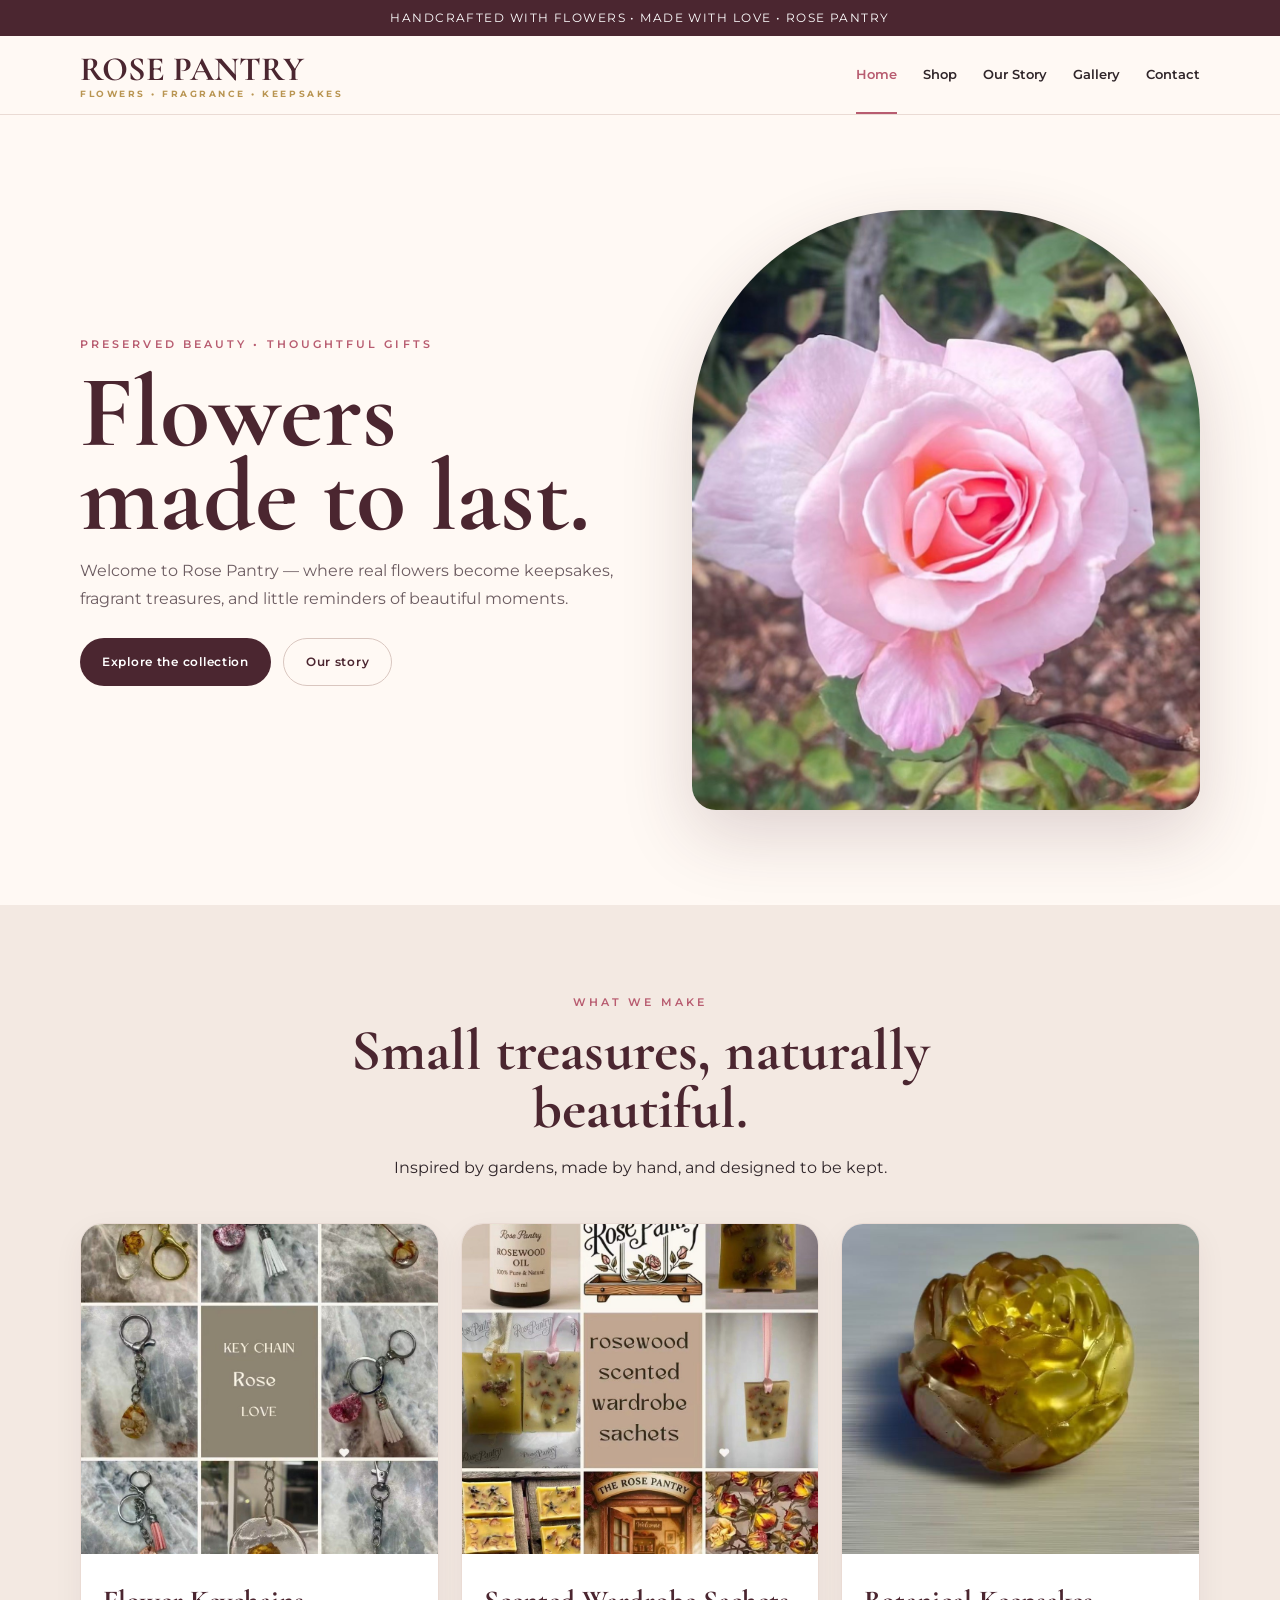
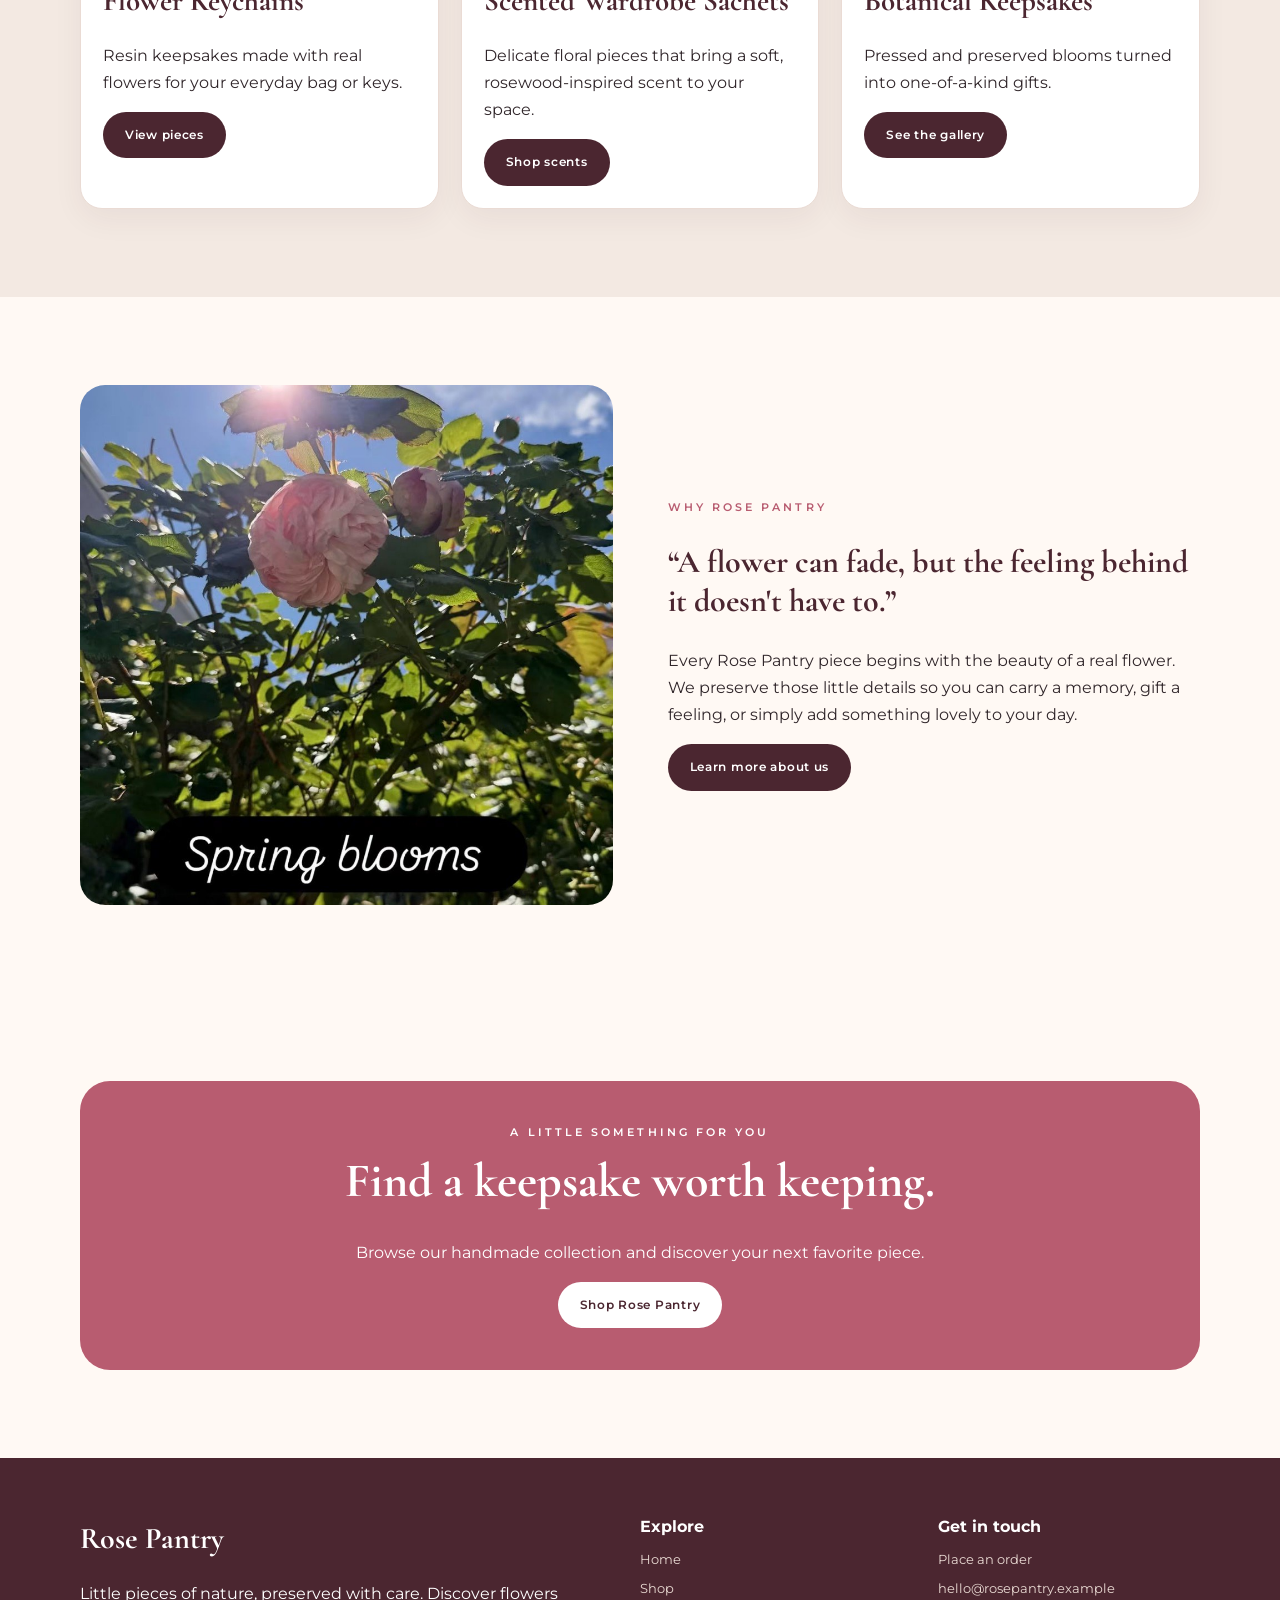
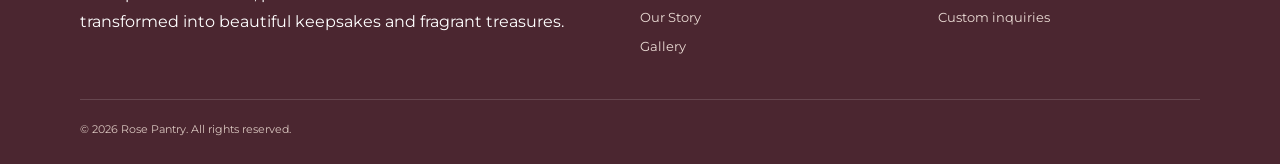
<file: ROSE-PANTRY/index.html>
<!doctype html><html lang="en"><head><meta charset="utf-8"><meta name="viewport" content="width=device-width,initial-scale=1"><title>Rose Pantry | Flowers Made to Last</title><link rel="stylesheet" href="style.css"></head><body data-page="home"><script src="nav.js"></script><main>
<section class="container hero"><div class="reveal"><div class="eyebrow">Preserved beauty • Thoughtful gifts</div><h1>Flowers<br>made to last.</h1><p>Welcome to Rose Pantry — where real flowers become keepsakes, fragrant treasures, and little reminders of beautiful moments.</p><div class="buttons"><a class="btn" href="shop.html">Explore the collection</a><a class="btn alt" href="about.html">Our story</a></div></div><img class="hero-img" src="images/hero.jpg" alt="Pink rose"></section>
<section class="section soft"><div class="container"><div class="section-head"><div class="eyebrow">What we make</div><h2>Small treasures, naturally beautiful.</h2><p>Inspired by gardens, made by hand, and designed to be kept.</p></div><div class="grid"><article class="card"><img src="images/keychains.jpg"><div class="card-body"><h3>Flower Keychains</h3><p>Resin keepsakes made with real flowers for your everyday bag or keys.</p><a class="btn" href="shop.html">View pieces</a></div></article><article class="card"><img src="images/products.jpg"><div class="card-body"><h3>Scented Wardrobe Sachets</h3><p>Delicate floral pieces that bring a soft, rosewood-inspired scent to your space.</p><a class="btn" href="shop.html">Shop scents</a></div></article><article class="card"><img src="images/gold.jpg"><div class="card-body"><h3>Botanical Keepsakes</h3><p>Pressed and preserved blooms turned into one-of-a-kind gifts.</p><a class="btn" href="gallery.html">See the gallery</a></div></article></div></div></section>
<section class="section"><div class="container split"><img src="images/spring.jpg" alt="Rose in spring sunlight"><div><div class="eyebrow">Why Rose Pantry</div><h2 class="quote">“A flower can fade, but the feeling behind it doesn't have to.”</h2><p>Every Rose Pantry piece begins with the beauty of a real flower. We preserve those little details so you can carry a memory, gift a feeling, or simply add something lovely to your day.</p><a class="btn" href="about.html">Learn more about us</a></div></div></section>
<section class="section"><div class="container banner"><div class="eyebrow" style="color:#fff">A little something for you</div><h2>Find a keepsake worth keeping.</h2><p>Browse our handmade collection and discover your next favorite piece.</p><a class="btn" style="background:#fff;color:var(--deep)" href="shop.html">Shop Rose Pantry</a></div></section>
</main><script src="footer.js"></script></body></html>
</file>
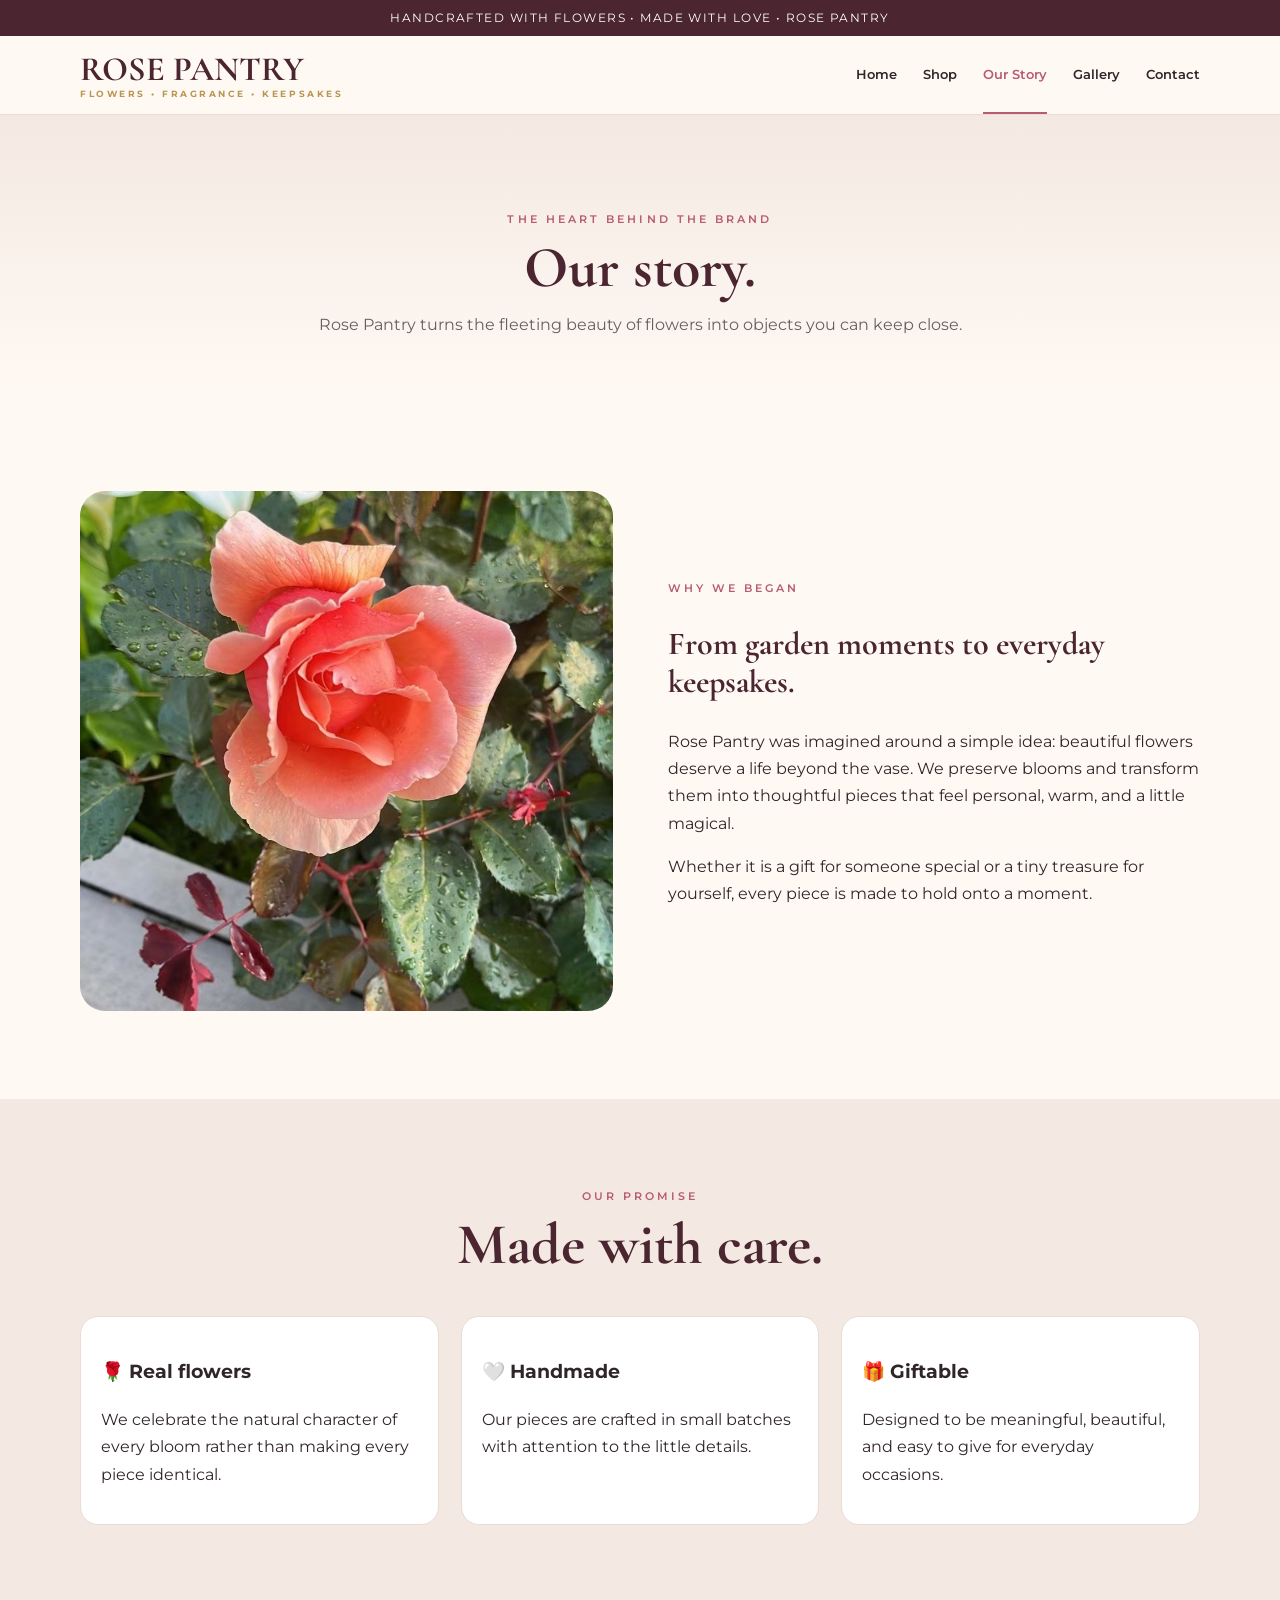
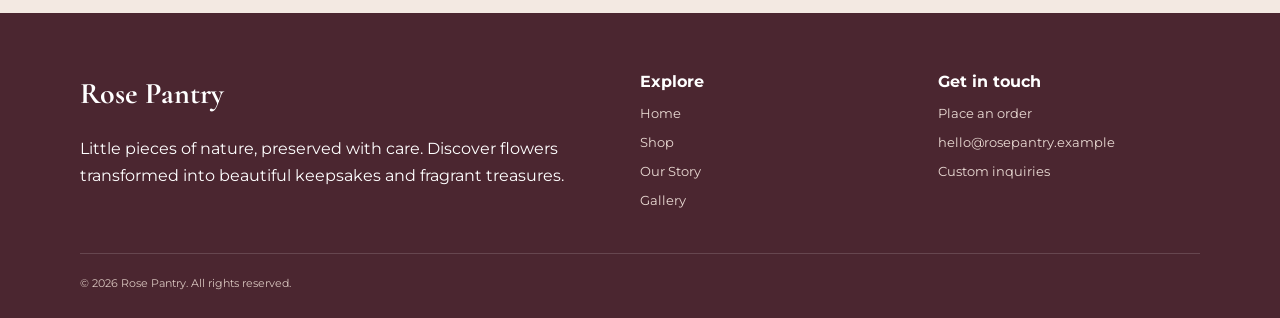
<file: ROSE-PANTRY/about.html>
<!doctype html><html lang="en"><head><meta charset="utf-8"><meta name="viewport" content="width=device-width,initial-scale=1"><title>Our Story | Rose Pantry</title><link rel="stylesheet" href="style.css"></head><body data-page="about"><script src="nav.js"></script><main><section class="page-head"><div class="container"><div class="eyebrow">The heart behind the brand</div><h1>Our story.</h1><p>Rose Pantry turns the fleeting beauty of flowers into objects you can keep close.</p></div></section><section class="section"><div class="container split"><img src="images/coral.jpg" alt="Coral rose"><div><div class="eyebrow">Why we began</div><h2 class="quote">From garden moments to everyday keepsakes.</h2><p>Rose Pantry was imagined around a simple idea: beautiful flowers deserve a life beyond the vase. We preserve blooms and transform them into thoughtful pieces that feel personal, warm, and a little magical.</p><p>Whether it is a gift for someone special or a tiny treasure for yourself, every piece is made to hold onto a moment.</p></div></div></section><section class="section soft"><div class="container"><div class="section-head"><div class="eyebrow">Our promise</div><h2>Made with care.</h2></div><div class="grid"><div class="info"><h3>🌹 Real flowers</h3><p>We celebrate the natural character of every bloom rather than making every piece identical.</p></div><div class="info"><h3>🤍 Handmade</h3><p>Our pieces are crafted in small batches with attention to the little details.</p></div><div class="info"><h3>🎁 Giftable</h3><p>Designed to be meaningful, beautiful, and easy to give for everyday occasions.</p></div></div></div></section></main><script src="footer.js"></script></body></html>
</file>
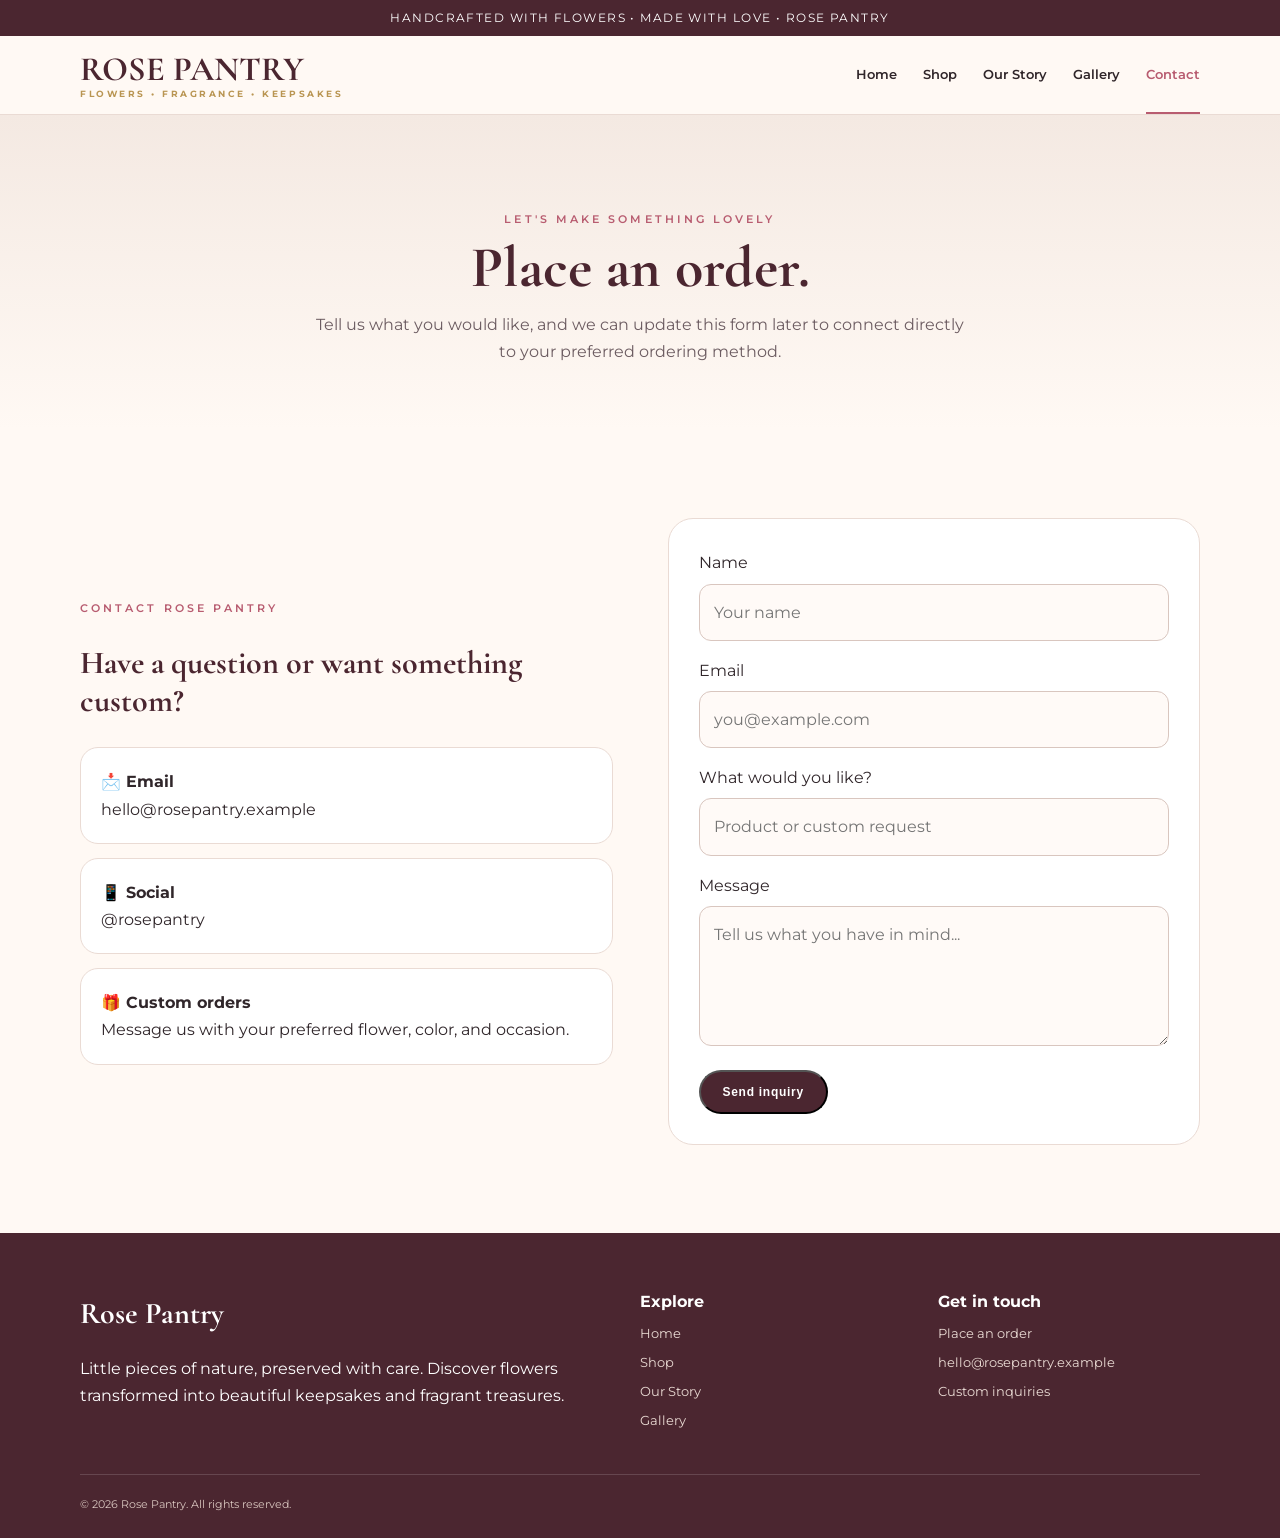
<file: ROSE-PANTRY/contact.html>
<!doctype html><html lang="en"><head><meta charset="utf-8"><meta name="viewport" content="width=device-width,initial-scale=1"><title>Contact | Rose Pantry</title><link rel="stylesheet" href="style.css"></head><body data-page="contact"><script src="nav.js"></script><main><section class="page-head"><div class="container"><div class="eyebrow">Let's make something lovely</div><h1>Place an order.</h1><p>Tell us what you would like, and we can update this form later to connect directly to your preferred ordering method.</p></div></section><section class="section"><div class="container split"><div><div class="eyebrow">Contact Rose Pantry</div><h2 class="quote">Have a question or want something custom?</h2><div class="info-list"><div class="info"><strong>📩 Email</strong><br>hello@rosepantry.example</div><div class="info"><strong>📱 Social</strong><br>@rosepantry</div><div class="info"><strong>🎁 Custom orders</strong><br>Message us with your preferred flower, color, and occasion.</div></div></div><form class="form" onsubmit="event.preventDefault();alert('Thank you! Your inquiry is ready. Connect this form to your email/order service before publishing.');"><label>Name</label><input required placeholder="Your name"><label>Email</label><input type="email" required placeholder="you@example.com"><label>What would you like?</label><input id="item" placeholder="Product or custom request"><label>Message</label><textarea required placeholder="Tell us what you have in mind..."></textarea><button class="btn" type="submit">Send inquiry</button></form></div></section></main><script>const p=new URLSearchParams(location.search).get('item');if(p)document.getElementById('item').value=p;</script><script src="footer.js"></script></body></html>
</file>
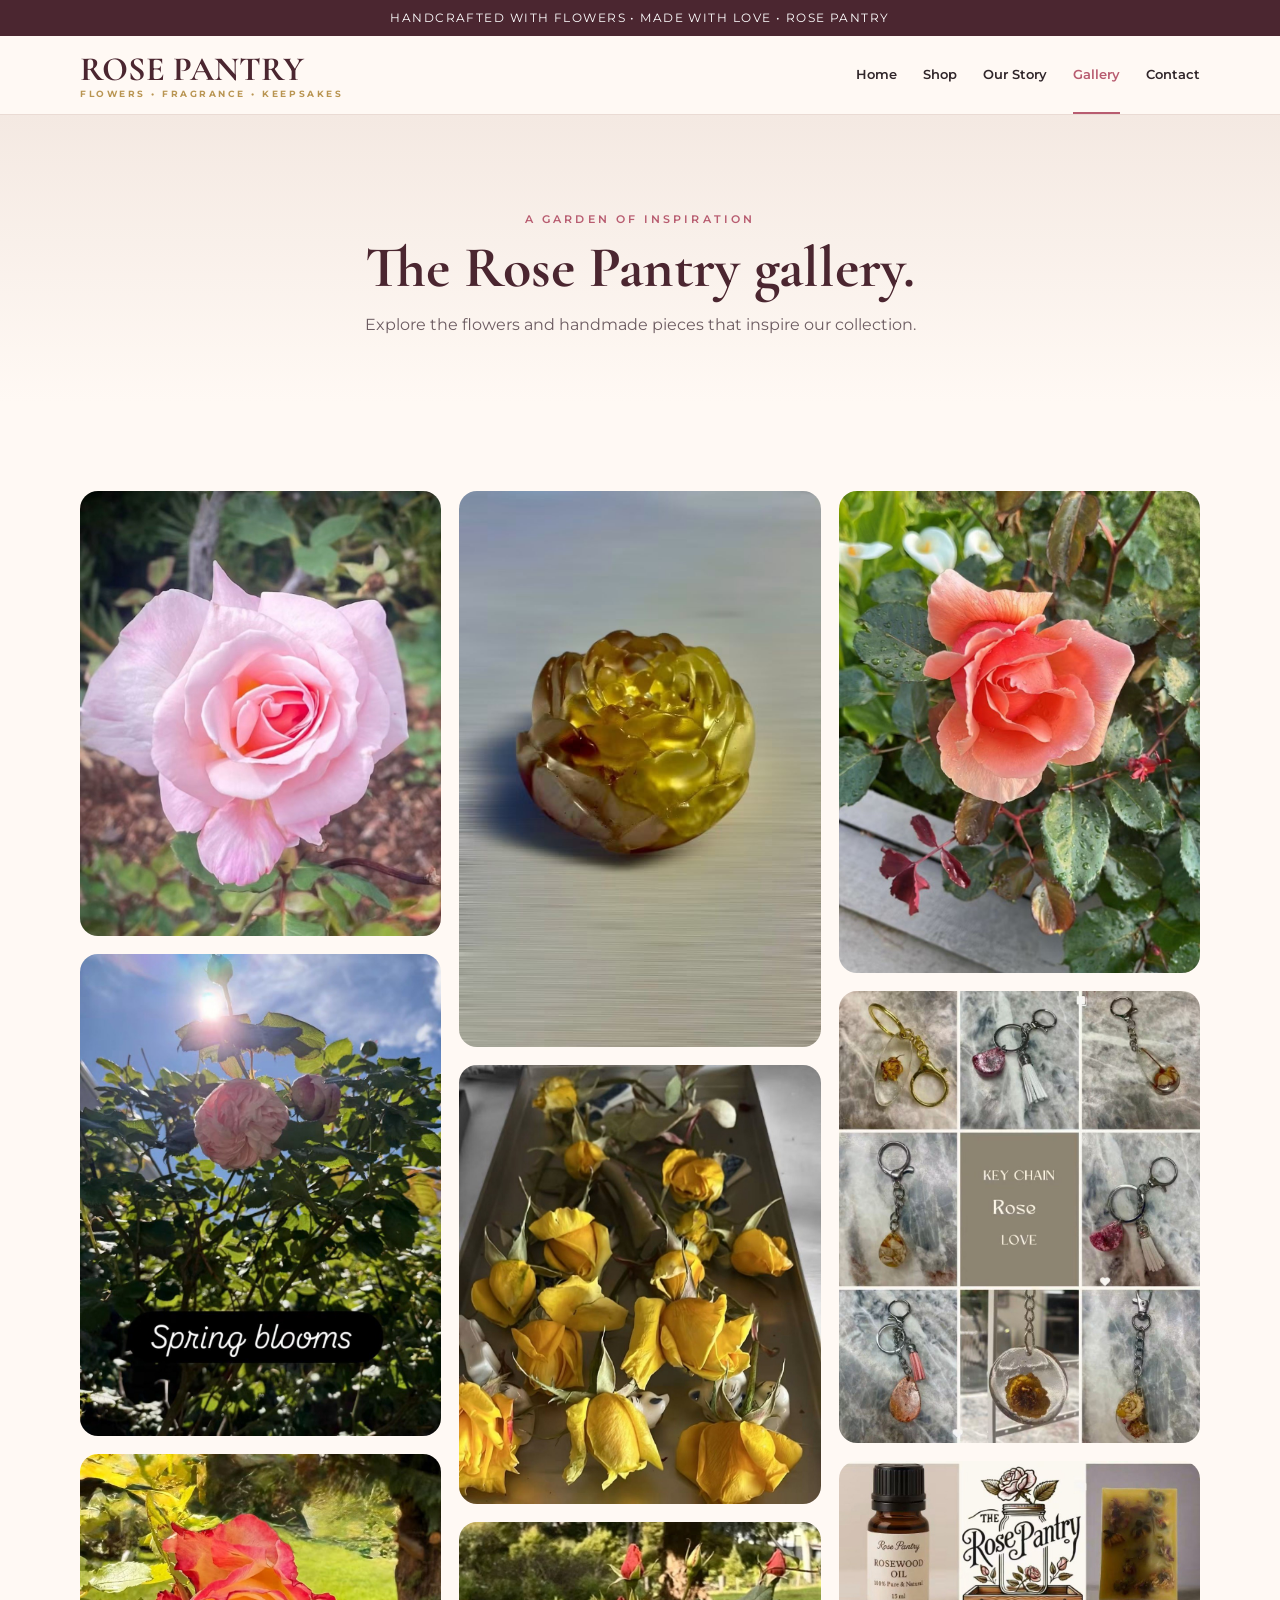
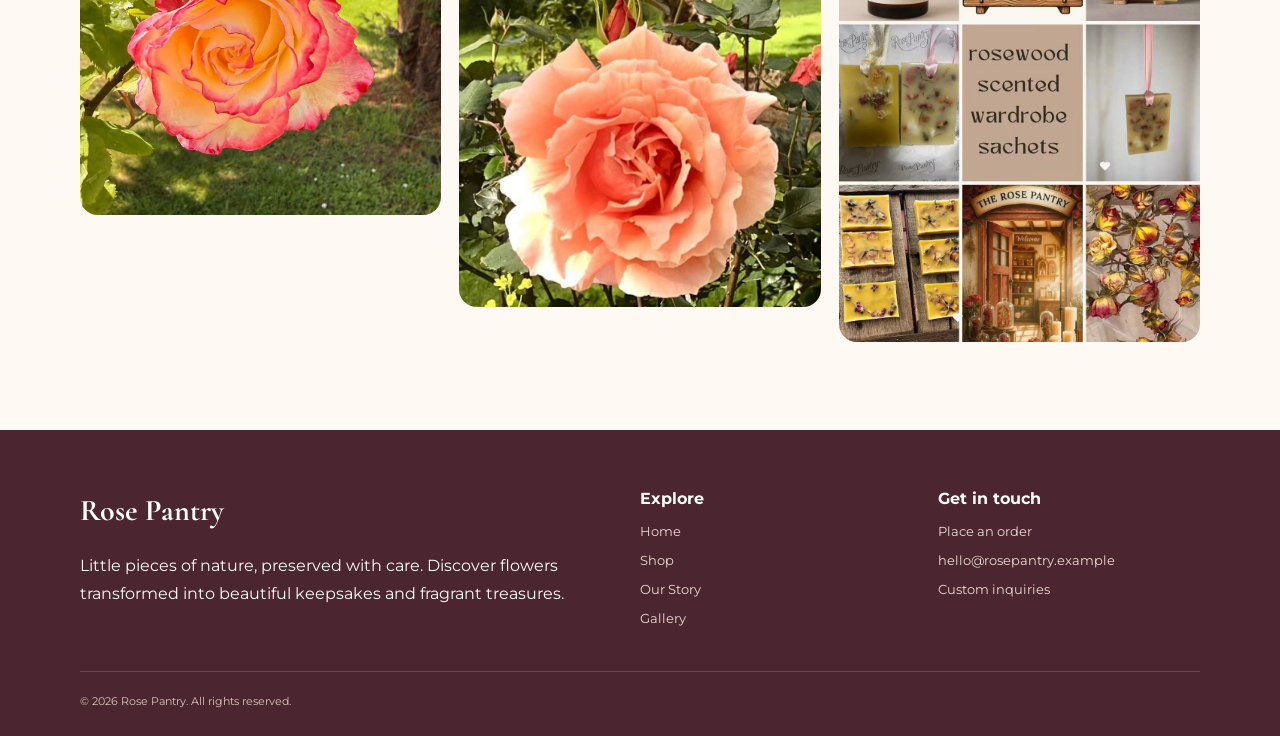
<file: ROSE-PANTRY/gallery.html>
<!doctype html><html lang="en"><head><meta charset="utf-8"><meta name="viewport" content="width=device-width,initial-scale=1"><title>Gallery | Rose Pantry</title><link rel="stylesheet" href="style.css"></head><body data-page="gallery"><script src="nav.js"></script><main><section class="page-head"><div class="container"><div class="eyebrow">A garden of inspiration</div><h1>The Rose Pantry gallery.</h1><p>Explore the flowers and handmade pieces that inspire our collection.</p></div></section><section class="section"><div class="container"><div class="gallery"><img src="images/hero.jpg" alt="Pink rose"><img src="images/spring.jpg" alt="Spring roses"><img src="images/orange.jpg" alt="Orange rose"><img src="images/gold.jpg" alt="Golden flower resin"><img src="images/yellow.jpg" alt="Yellow roses"><img src="images/peach.jpg" alt="Peach rose"><img src="images/coral.jpg" alt="Coral rose"><img src="images/keychains.jpg" alt="Flower keychains"><img src="images/products.jpg" alt="Rose Pantry products"></div></div></section></main><script src="footer.js"></script></body></html>
</file>
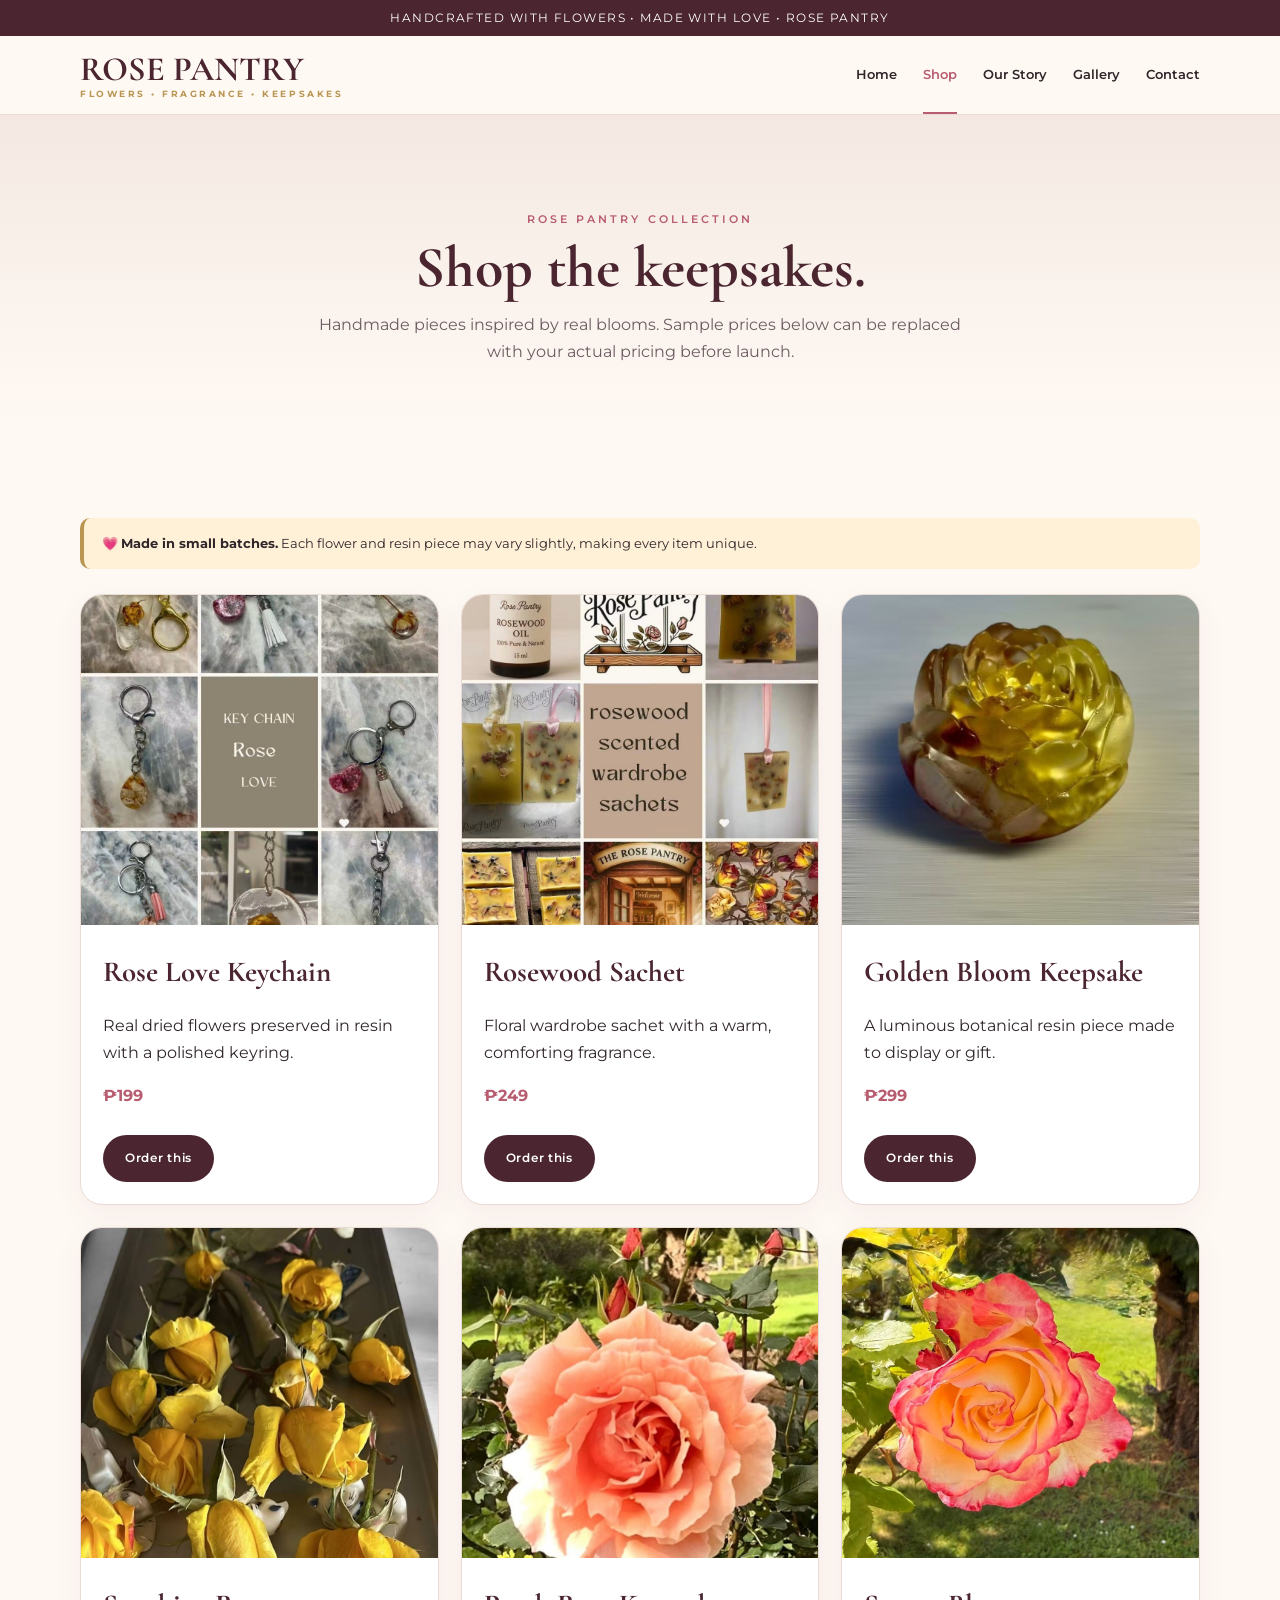
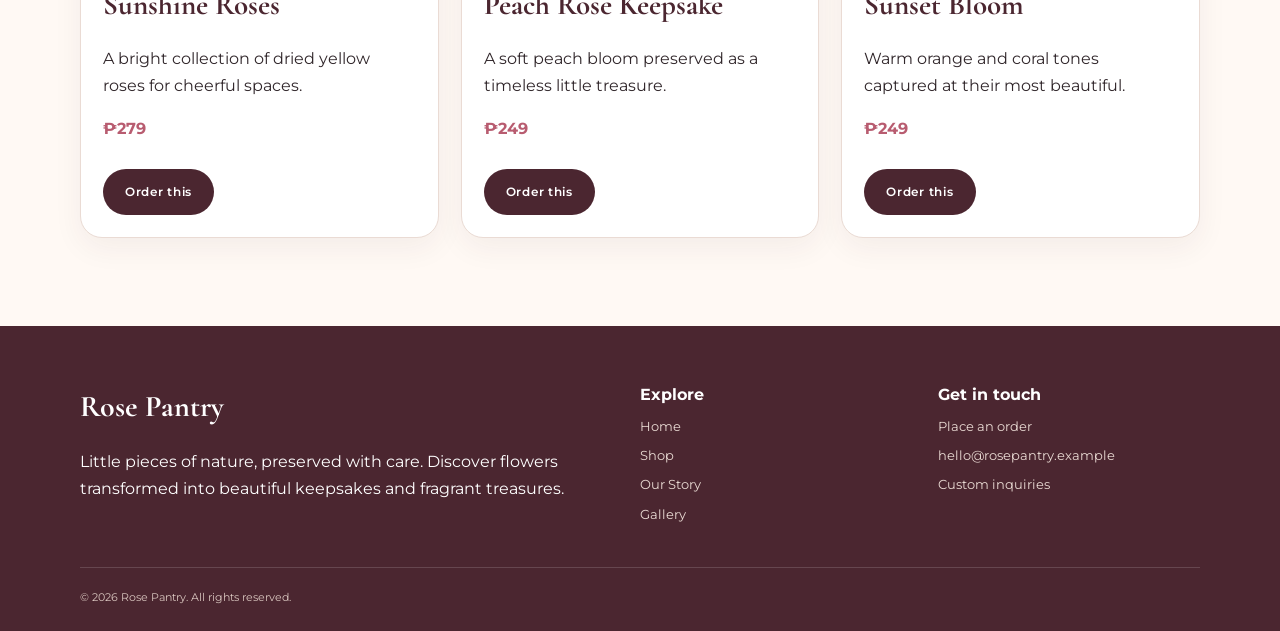
<file: ROSE-PANTRY/shop.html>
<!doctype html><html lang="en"><head><meta charset="utf-8"><meta name="viewport" content="width=device-width,initial-scale=1"><title>Shop | Rose Pantry</title><link rel="stylesheet" href="style.css"></head><body data-page="shop"><script src="nav.js"></script><main><section class="page-head"><div class="container"><div class="eyebrow">Rose Pantry collection</div><h1>Shop the keepsakes.</h1><p>Handmade pieces inspired by real blooms. Sample prices below can be replaced with your actual pricing before launch.</p></div></section><section class="section"><div class="container"><div class="notice">💗 <strong>Made in small batches.</strong> Each flower and resin piece may vary slightly, making every item unique.</div><div class="grid"><article class="card"><img src="images/keychains.jpg"><div class="card-body"><h3>Rose Love Keychain</h3><p>Real dried flowers preserved in resin with a polished keyring.</p><div class="price">₱199</div><div class="buttons"><a class="btn" href="contact.html?item=Rose%20Love%20Keychain">Order this</a></div></div></article><article class="card"><img src="images/products.jpg"><div class="card-body"><h3>Rosewood Sachet</h3><p>Floral wardrobe sachet with a warm, comforting fragrance.</p><div class="price">₱249</div><div class="buttons"><a class="btn" href="contact.html?item=Rosewood%20Sachet">Order this</a></div></div></article><article class="card"><img src="images/gold.jpg"><div class="card-body"><h3>Golden Bloom Keepsake</h3><p>A luminous botanical resin piece made to display or gift.</p><div class="price">₱299</div><div class="buttons"><a class="btn" href="contact.html?item=Golden%20Bloom%20Keepsake">Order this</a></div></div></article><article class="card"><img src="images/yellow.jpg"><div class="card-body"><h3>Sunshine Roses</h3><p>A bright collection of dried yellow roses for cheerful spaces.</p><div class="price">₱279</div><div class="buttons"><a class="btn" href="contact.html?item=Sunshine%20Roses">Order this</a></div></div></article><article class="card"><img src="images/peach.jpg"><div class="card-body"><h3>Peach Rose Keepsake</h3><p>A soft peach bloom preserved as a timeless little treasure.</p><div class="price">₱249</div><div class="buttons"><a class="btn" href="contact.html?item=Peach%20Rose%20Keepsake">Order this</a></div></div></article><article class="card"><img src="images/orange.jpg"><div class="card-body"><h3>Sunset Bloom</h3><p>Warm orange and coral tones captured at their most beautiful.</p><div class="price">₱249</div><div class="buttons"><a class="btn" href="contact.html?item=Sunset%20Bloom">Order this</a></div></div></article></div></div></section></main><script src="footer.js"></script></body></html>
</file>
<file: ROSE-PANTRY/style.css>
@import url('https://fonts.googleapis.com/css2?family=Cormorant+Garamond:wght@500;600;700&family=Montserrat:wght@400;500;600&display=swap');
:root{--rose:#b85c70;--deep:#4b2630;--cream:#fff9f4;--sage:#73836c;--gold:#b99552;--ink:#30262a;--white:#fff;}
*{box-sizing:border-box}html{scroll-behavior:smooth}body{margin:0;background:var(--cream);color:var(--ink);font-family:Montserrat,Arial,sans-serif;line-height:1.7}a{color:inherit;text-decoration:none}.container{width:min(1120px,92%);margin:auto}.topbar{background:var(--deep);color:#fff;text-align:center;padding:8px;font-size:12px;letter-spacing:.12em}.nav{position:sticky;top:0;z-index:20;background:rgba(255,249,244,.96);backdrop-filter:blur(10px);border-bottom:1px solid #eadbd4}.nav-inner{height:78px;display:flex;align-items:center;justify-content:space-between}.brand{font-family:'Cormorant Garamond',serif;font-size:34px;font-weight:700;color:var(--deep);line-height:1}.brand small{display:block;font-family:Montserrat;font-size:9px;letter-spacing:.28em;text-align:center;color:var(--gold);margin-top:2px}.links{display:flex;gap:26px;align-items:center;font-size:13px;font-weight:600}.links a{padding:27px 0;border-bottom:2px solid transparent}.links a:hover,.links a.active{color:var(--rose);border-color:var(--rose)}.menu{display:none;border:0;background:none;font-size:26px}.hero{min-height:calc(100vh - 110px);display:grid;grid-template-columns:1.05fr .95fr;align-items:center;gap:50px;padding:55px 0}.eyebrow{text-transform:uppercase;letter-spacing:.28em;font-size:11px;color:var(--rose);font-weight:600}.hero h1{font-family:'Cormorant Garamond',serif;font-size:clamp(62px,8vw,104px);line-height:.82;color:var(--deep);margin:18px 0}.hero p{max-width:560px;color:#6c5c61}.buttons{display:flex;gap:12px;flex-wrap:wrap;margin-top:26px}.btn{display:inline-flex;align-items:center;justify-content:center;padding:13px 22px;border-radius:999px;background:var(--deep);color:#fff;font-size:12px;font-weight:600;letter-spacing:.06em}.btn.alt{background:transparent;color:var(--deep);border:1px solid #d9c6bf}.btn:hover{transform:translateY(-2px)}.hero-img{width:100%;height:600px;object-fit:cover;border-radius:220px 220px 24px 24px;box-shadow:0 25px 70px rgba(75,38,48,.18)}.section{padding:88px 0}.section-head{text-align:center;max-width:650px;margin:0 auto 42px}.section-head h2,.page-head h1{font-family:'Cormorant Garamond',serif;color:var(--deep);font-size:58px;line-height:1;margin:10px 0 14px}.grid{display:grid;grid-template-columns:repeat(3,1fr);gap:22px}.card{background:#fff;border:1px solid #eadbd4;border-radius:22px;overflow:hidden;box-shadow:0 10px 30px rgba(75,38,48,.06)}.card img{width:100%;height:330px;object-fit:cover;display:block}.card-body{padding:22px}.card h3{font-family:'Cormorant Garamond',serif;font-size:29px;color:var(--deep);margin:0 0 5px}.price{color:var(--rose);font-weight:700}.split{display:grid;grid-template-columns:1fr 1fr;gap:55px;align-items:center}.split img{width:100%;height:520px;object-fit:cover;border-radius:25px}.soft{background:#f3e9e2}.quote{font-family:'Cormorant Garamond',serif;font-size:32px;color:var(--deep);line-height:1.2}.banner{background:var(--rose);color:#fff;padding:42px;border-radius:30px;text-align:center}.banner h2{font-family:'Cormorant Garamond',serif;font-size:48px;margin:0}.page-head{padding:95px 0 65px;text-align:center;background:linear-gradient(180deg,#f4e9e2,transparent)}.page-head p{max-width:650px;margin:auto;color:#6c5c61}.gallery{columns:3 280px;column-gap:18px}.gallery img{width:100%;display:block;margin:0 0 18px;border-radius:18px}.info-list{display:grid;gap:14px}.info{background:#fff;border:1px solid #eadbd4;padding:20px;border-radius:18px}.form{background:#fff;padding:30px;border-radius:25px;border:1px solid #eadbd4}.form input,.form textarea,.form select{width:100%;padding:14px;border:1px solid #d9c6bf;border-radius:12px;background:#fffaf7;margin:7px 0 16px;font:inherit}.form textarea{min-height:140px}.footer{background:var(--deep);color:#fff;padding:55px 0 25px}.footer-grid{display:grid;grid-template-columns:2fr 1fr 1fr;gap:35px}.footer h3{font-family:'Cormorant Garamond',serif;font-size:30px;margin:0}.footer a{color:#eadbd4;display:block;margin:7px 0;font-size:13px}.copyright{border-top:1px solid rgba(255,255,255,.15);margin-top:35px;padding-top:20px;font-size:11px;color:#d9c6bf}.notice{padding:14px 18px;background:#fff1d8;border-left:4px solid var(--gold);border-radius:10px;margin-bottom:25px;font-size:13px}.center{text-align:center}.reveal{animation:up .7s ease both}@keyframes up{from{opacity:0;transform:translateY(18px)}to{opacity:1;transform:none}}@media(max-width:800px){.links{display:none}.menu{display:block}.nav-inner{height:68px}.hero,.split{grid-template-columns:1fr}.hero{padding-top:35px}.hero-img{height:430px}.grid{grid-template-columns:1fr}.section{padding:62px 0}.section-head h2,.page-head h1{font-size:48px}.footer-grid{grid-template-columns:1fr}.mobile-links{display:grid;background:var(--cream);padding:10px 4%;border-bottom:1px solid #eadbd4}.mobile-links a{padding:10px}.hide-mobile{display:none}}
@media(min-width:801px){.mobile-links{display:none}}
</file>
